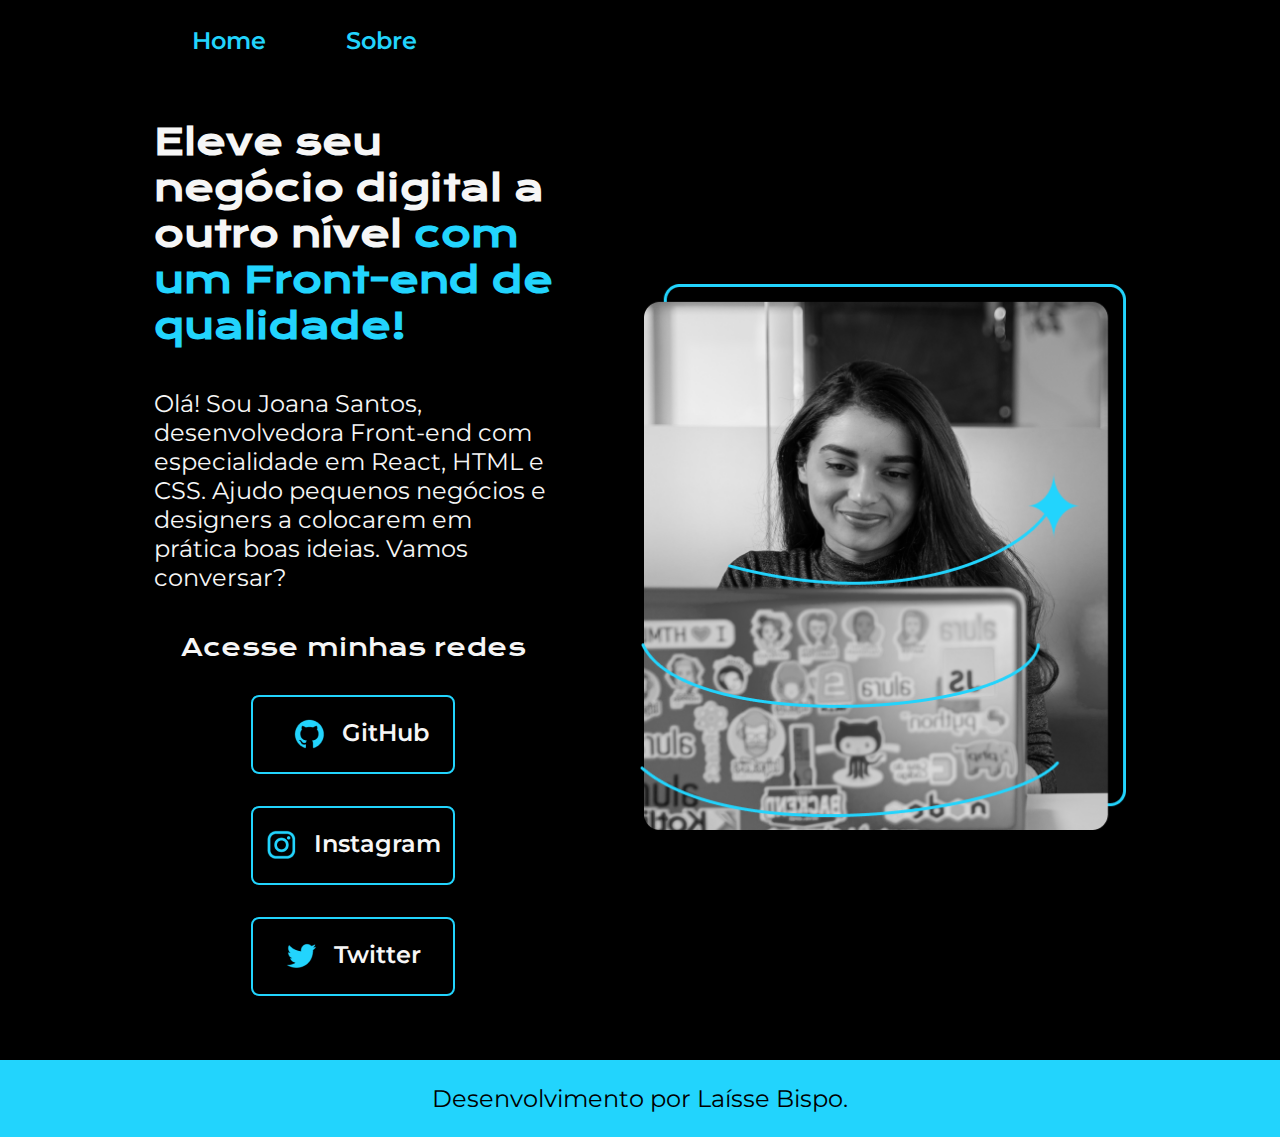
<file: index.html>
<!DOCTYPE html>
<html lang="pt-br">

<head>
    <meta charset="UTF-8">
    <meta http-equiv="X-UA-Compatible" content="IE=edge">
    <meta name="viewport" content="width=device-width, initial-scale=1.0">
    <title>Portifólio</title>

    <link rel="stylesheet" href="Styles/style.css">

</head>
<!--Ao adicionar links de navegação ao <header>, devemos criar uma <nav>, com um <a> para cada link, e adicionar seu endereço na propriedade href.-->
<body>

    <header class="cabecalho">
        <nav class="cabecalho__menu">
            <a class="cabecalho__menu__link" href="index.html">Home</a>  
            <a class="cabecalho__menu__link" href="about.html">Sobre</a>

        </nav>
    </header> <!---->
    <main class="apresentacao">
        <section class="apresentacao__conteudo">
            <h1 class="apresentacao__conteudo__titulo">Eleve seu negócio digital a outro nível <strong
                    class="titulo-destaque">com um Front-end de
                    qualidade!</strong></h1>
            <p class="apresentacao__conteudo__texto">Olá! Sou Joana Santos, desenvolvedora Front-end com especialidade
                em React, HTML e CSS. Ajudo pequenos negócios e designers a colocarem em prática boas ideias. Vamos
                conversar?</p>
            <div class="apresentacao__links">
                <h2 class="apresentacao__links__subtitulo">Acesse minhas redes</h2>
                <a class="apresentacao__links__navegacao" href="https://github.com"> <img>
                    <img src="assest/github.png">
                    GitHub
                </a>
                <a class="apresentacao__links__navegacao" href="https://instragra.com">
                    <img src="assest/instagram.png">

                    Instagram
                </a>
                <a class="apresentacao__links__navegacao" href="https://instragra.com">
                    <img src="assest/twitter.png">

                    Twitter
                </a>
            </div>
        </section>
        <img  class="apresentacao__img" src="assest/Imagem.png" alt="fotodajoana">


    </main>
    <footer>
        <p class="rodape"> Desenvolvimento por Laísse Bispo.</p>
    </footer>

</body>

</html>
</file>
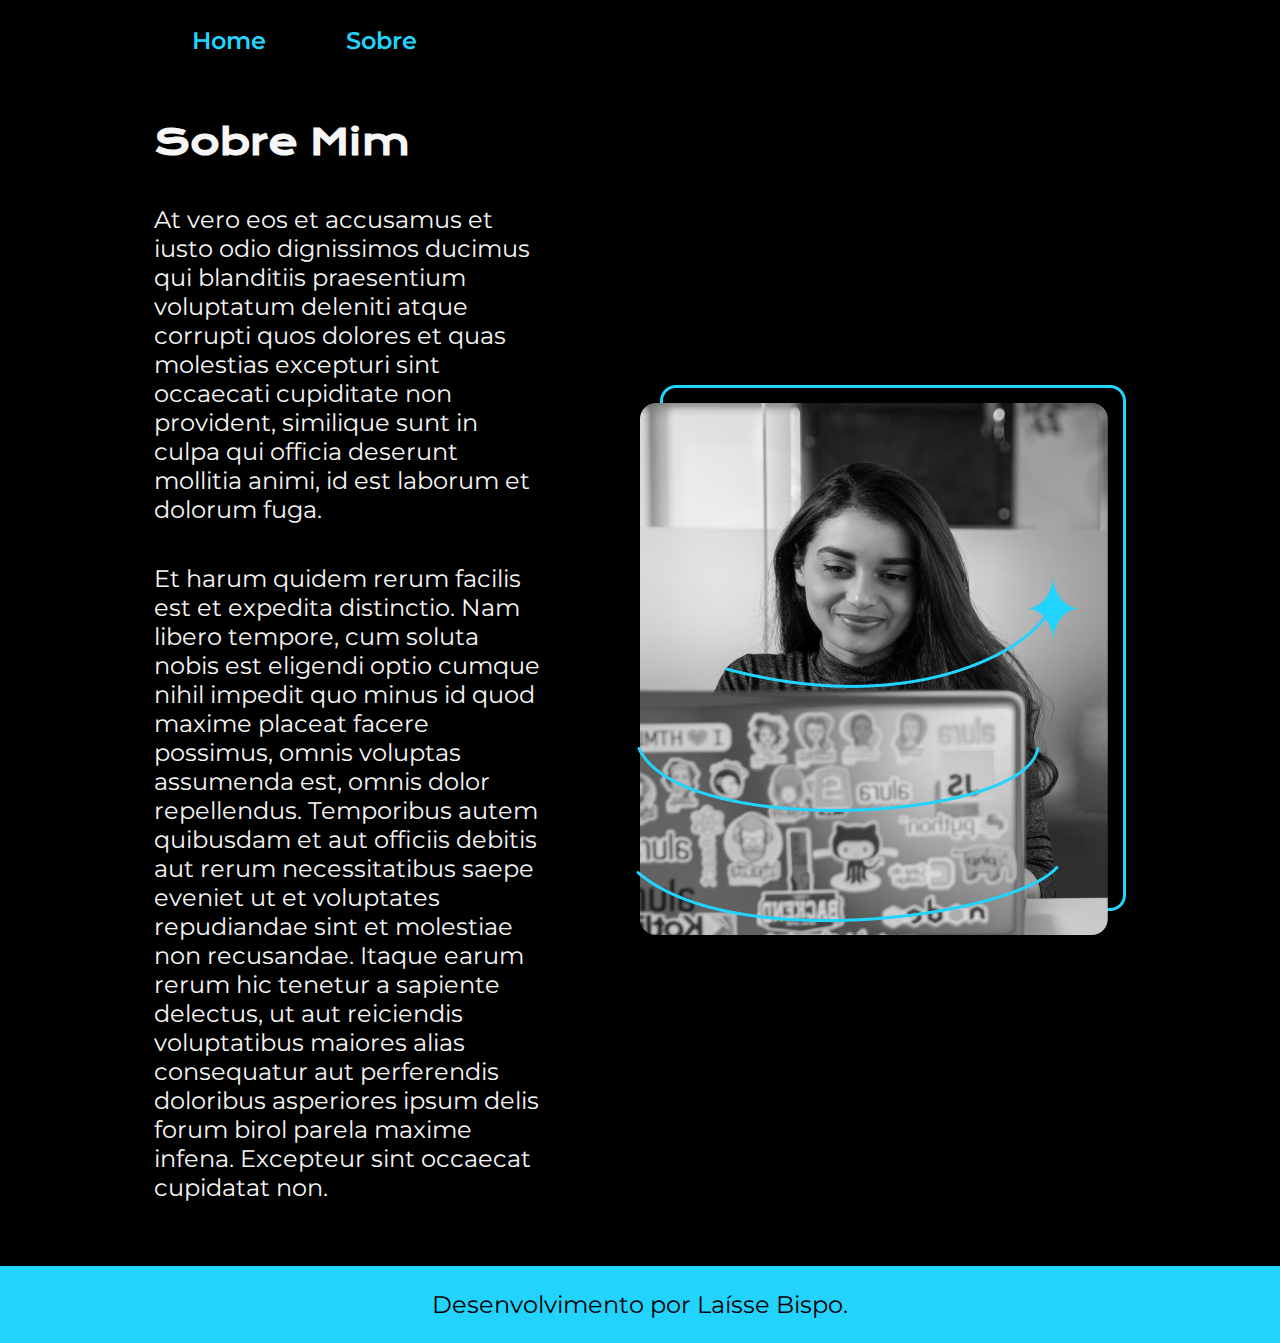
<file: about.html>
<!DOCTYPE html>
<html lang="pt-br">

<head>
    <meta charset="UTF-8">
    <meta http-equiv="X-UA-Compatible" content="IE=edge">
    <meta name="viewport" content="width=device-width, initial-scale=1.0">
    <title>Sobre Mim</title>
    <link rel="stylesheet" href="Styles/style.css">


</head>

<body>
    <header class="cabecalho">

        <nav class="cabecalho__menu">
            <a class="cabecalho__menu__link" href="index.html">Home</a>
            <a class="cabecalho__menu__link" href="about.html">Sobre</a>
        </nav>
    </header>
    <main class="apresentacao">
        <section class="apresentacao__conteudo">
            <h1 class="apresentacao__conteudo__titulo"> Sobre Mim</h1> <!--p*2 = <p> 2x-->
            <p class="apresentacao__conteudo__texto">At vero eos et accusamus et iusto odio dignissimos ducimus qui
                blanditiis praesentium voluptatum deleniti atque corrupti quos dolores et quas molestias excepturi sint
                occaecati cupiditate non provident, similique sunt in culpa qui officia deserunt mollitia animi, id est
                laborum et dolorum fuga.</p>
            <p class="apresentacao__conteudo__texto">Et harum quidem rerum facilis est et expedita distinctio. Nam
                libero tempore, cum soluta nobis est eligendi optio cumque nihil impedit quo minus id quod maxime
                placeat facere possimus, omnis voluptas assumenda est, omnis dolor repellendus. Temporibus autem
                quibusdam et aut officiis debitis aut rerum necessitatibus saepe eveniet ut et voluptates repudiandae
                sint et molestiae non recusandae. Itaque earum rerum hic tenetur a sapiente delectus, ut aut reiciendis
                voluptatibus maiores alias consequatur aut perferendis doloribus asperiores ipsum delis forum birol
                parela maxime infena. Excepteur sint occaecat cupidatat non.</p>


        </section>
        <img src="assest/Imagem.png" alt="Fotodajoanaprogrmando">
    </main>
    <footer>
        <p class="rodape"> Desenvolvimento por Laísse Bispo.</p>
    </footer>


</body>

</html>
</file>
<file: Styles/style.css>
@import url("https://fonts.googleapis.com/css2?family=Comfortaa:wght@300&family=Krona+One&family=Montserrat:wght@400;600&family=Poppins:wght@100;300;500&display=swap");

:root{
  --cor-primaria: #000000;
  --cor-secundaria: #f6f6f6;
  --cor-terciaria: #22d4fd;
  --cor-hover:#272727;
  
  --font-primaria:"Krona One", sans-serif;
  --font-secundaria: 'Montserrat', sans-serif;
}

* {
  /*box model* reset CSS - retirar toda confg existente no navegador*/
  margin: 0;
  padding: 0;
}

body {
  /*height: 100vh;*/
  box-sizing: border-box;
  background-color: var(--cor-primaria);
  color: var(--cor-secundaria);
  font-family: var(--font-secundaria);
}
.cabecalho{
  padding: 2% 0% 0% 15%;
}
.cabecalho__menu{
  display: flex;
  gap: 80px;

}
.cabecalho__menu__link{
  font-family: var(--font-secundaria);
  font-size: 1.5rem;
  font-weight: 600;
  color: var(--cor-terciaria);
  text-decoration: none;

}

.titulo-destaque {
  color: var(--cor-terciaria);
  font-weight: bold;
}

.apresentacao {
  padding: 5% 12%;  /* adiciona uma margem para centralizar os quadrados na tela*/
  display: flex;  /* coloca os quadrados lado a lado */
  align-items: center;
  justify-content: space-between;
  gap: 87px;
}
.apresentacao__conteudo {
  width: 50%;
  display: flex;
  flex-direction: column;  /*Ao adicionarmos a propriedade flex-direction: column os quadrados irão se posicionar verticalmente*/
  gap: 40px; /*A propriedade define os espaços ( gutters (en-US) ) entre as linhas e colunas*/ /* adiciona espaços iguais entre cada quadrado */
}
.apresentacao__conteudo__titulo {
  font-size: 2.26rem;
  font-family: var(--font-primaria);
}
.apresentacao__conteudo__texto {
  font-size: 1.5rem;
  font-family: var(--font-secundaria);
}
.apresentacao__links {
  display: flex;
  flex-direction: column;
  justify-content: space-between;
  align-items: center;
  gap:32px;
}
.apresentacao__links__subtitulo{
  font-family: var(--font-primaria);
  font-weight: 400;
  font-size:1.5;
}

.apresentacao__links__navegacao {   /* ctrl+k+c  para comentar*/ 
 
  display:flex;
  justify-content: center;
  gap:16px;  
  border: 2px solid var(--cor-terciaria);
  width: 50%;
  text-align: center;
  border-radius: 8px;
  font-size: 1.5rem;
  padding: 21.5px 0;
  color: #f6f6f6;
  font-family: var(--font-secundaria);
  font-weight: 600;
  text-decoration: none;
}
.apresentacao__links__navegacao:hover {
  background-color: var(--cor-hover);

}
.apresentacao__img{
  width:50% ;
}

.rodape{
  color: var(--cor-primaria);
  background-color: var(--cor-terciaria);
  padding: 24px;
  text-align: center;
  font-family: var(--font-secundaria);
  font-size:1.5rem;
  font-weight: 400px;
}

@media (max-width: 1200px){
  .cabecalho{
    padding: 10%;
  }
  .cabecalho.menu{
    justify-content: center;
  }
  .apresentacao{
    flex-direction: column-reverse;
    padding: 5%;
  }
  .apresentacao__conteudo{
    width: auto;
  }
}
</file>
